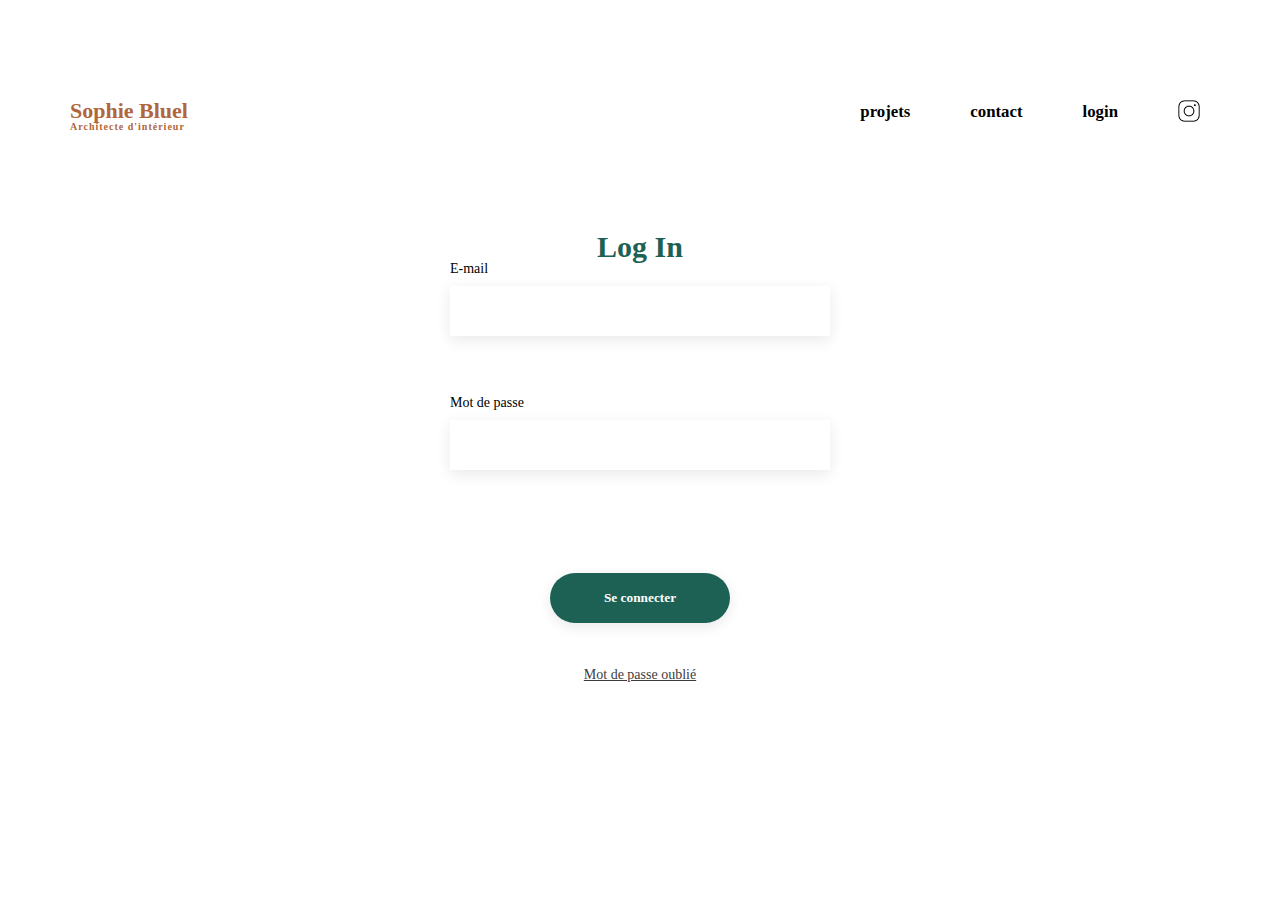
<file: login.html>
<!DOCTYPE html>
<html lang="fr">
<head>
    <meta charset="UTF-8">
    <title>Sophie Bluel - Login</title>
    <link rel="stylesheet" href="./assets/style.css">
</head>
<body>
    <header>
        <h1>Sophie Bluel <span>Architecte d'intérieur</span></h1>
        <nav>
            <ul>
                <li><a href="index.html">projets</a></li>
                <li>contact</li>
                <li><b>login</b></li>
                <li><img src="./assets/icons/instagram.png" alt="Instagram"></li>
            </ul>
        </nav>
    </header>

    <main id="login-container">
        <h2>Log In</h2>
        <form id="login-form">
            <div class="input-wrapper">
                <label for="email">E-mail</label>
                <input type="email" name="email" id="email" required>
            </div>
            <div class="input-wrapper">
                <label for="password">Mot de passe</label>
                <input type="password" name="password" id="password" required>
            </div>
            
            <p id="error-message"></p> 

            <input type="submit" value="Se connecter" id="btn-login">
            <a href="#" class="forgot-pass">Mot de passe oublié</a>
        </form>
    </main>

    <script src="login.js"></script>
</body>
</html>
</file>
<file: assets/style.css>
/* http://meyerweb.com/eric/tools/css/reset/
   v2.0 | 20110126
   License: none (public domain)
*/

html, body, div, span, applet, object, iframe,
h1, h2, h3, h4, h5, h6, p, blockquote, pre,
a, abbr, acronym, address, big, cite, code,
del, dfn, em, img, ins, kbd, q, s, samp,
small, strike, strong, sub, sup, tt, var,
b, u, i, center,
dl, dt, dd, ol, ul, li,
fieldset, form, label, legend,
table, caption, tbody, tfoot, thead, tr, th, td,
article, aside, canvas, details, embed,
figure, figcaption, footer, header, hgroup,
menu, nav, output, ruby, section, summary,
time, mark, audio, video {
	margin: 0;
	padding: 0;
	border: 0;
	font-size: 100%;
	font: inherit;
	vertical-align: baseline;
}
/* HTML5 display-role reset for older browsers */
article, aside, details, figcaption, figure,
footer, header, hgroup, menu, nav, section {
	display: block;
}
body {
	line-height: 1;
}
ol, ul {
	list-style: none;
}
blockquote, q {
	quotes: none;
}
blockquote:before, blockquote:after,
q:before, q:after {
	content: '';
	content: none;
}
table {
	border-collapse: collapse;
	border-spacing: 0;
}
.admin-bar {
    display: none; 
    background-color: black;
    color: white;
    height: 50px;
    width: 100%;
    position: absolute; 
    top: 0;
    left: 0;
    z-index: 1000;
    justify-content: center;
    align-items: center;
    gap: 15px;
}
.admin-only, .admin-bar, .js-modal {
    display: none;
}

.admin-banner {
    width: 100%;
    height: 59px;
    background-color: black;
    color: white;
    display: flex;
    justify-content: center;
    align-items: center;
    gap: 10px;
    position: fixed;
    top: 0;
    left: 0;
}
body.admin-mode {
    margin-top: 59px;
}
body {
	max-width: 1140px;
	margin:auto;
	font-family: 'Work Sans' ;
	font-size: 14px;
	padding-top: 50px;
}
header {
	display: flex;
	justify-content: space-between;
	margin: 50px 0
}
.admin-bar p {
    font-size: 14px;
    margin: 0;
}
section {
	margin: 50px 0
}

h1{
	display: flex;
	flex-direction: column;
	font-family: 'Syne';
	font-size: 22px;
	font-weight: 800;
	color: #B1663C
}

h1 > span {
	font-family: 'Work Sans';
	font-size:10px;
	letter-spacing: 0.1em;
;
}

h2{
	font-family: 'Syne';
	font-weight: 700;
	font-size: 30px;
	color: #1D6154
}
nav ul {
	display: flex;
	align-items: center;
	list-style-type: none;
    gap: 40px

}
nav li {
	padding: 0 10px;
	font-size: 1.2em;
    font-weight: 700;
    cursor: pointer;
}

li:hover {
	color: #B1663C;
}
nav a {
    text-decoration: none;
    color: inherit;
}
nav img {
    width: 22px;        
    height: 22px;
}
nav li img {
    vertical-align: middle;
    margin-bottom: 2px;
}
#login-main-container {
    width: 379px;
    margin: 150px auto; 
    display: flex;
    flex-direction: column;
}
#login-main-container h2 {
    text-align: center;
    margin-bottom: 35px; 
    font-family: 'Syne';
    font-weight: 700;
    font-size: 30px;
    color: #1D6154;
}
#login-container {
   width: 379px;
    margin: 150px auto;
}  

#login-form label {
    margin-bottom: 10px;
}
.input-wrapper {
    display: flex;
    flex-direction: column;
    margin-bottom: 30px;
}

.input-wrapper label {
    margin-bottom: 10px;
}
#login-container {
    width: 380px !important;   
    margin: 100px auto !important; 
    display: flex;
    flex-direction: column;
    align-items: center;
}
login-form input {
    width: 100%;           
    box-sizing: border-box; 
    height: 50px;
    border: none;
    box-shadow: 0px 4px 14px rgba(0, 0, 0, 0.09);
    margin-bottom: 30px;
    padding: 0 15px;
}

#login-form {
    width: 100%;
    display: flex;
    flex-direction: column;
}

#login-form label {
    margin-bottom: 10px;
    font-family: 'Work Sans';
}

#login-form input {
    height: 50px;
    width: 100%;  
    box-sizing: border-box;  
    border: none;
    box-shadow: 0px 4px 14px rgba(0, 0, 0, 0.09);
    margin-bottom: 30px;
}

#btn-login {
    background-color: #1D6154;
    color: white;
    font-family: 'Syne';
    font-weight: 700;
    width: 180px !important;
    height: 38px;
    margin: 10px auto;
    border: none;
    border-radius: 60px;
    cursor: pointer;
}
#login-container a {
    text-align: center;
    color: #3D3D3D;
    margin-top: 15px;
}
.forgot-pass {
    color: #3D3D3D;
    text-align: center;
    margin-top: 10px;
    font-size: 14px;
}
#introduction {
	display: flex;
	align-items: center;
}
#introduction figure {
	flex: 1
}
#introduction img {
	display: block;
	margin: auto;
	width: 80%;
}

#introduction article {
	flex: 1
}
#introduction h2 {
	margin-bottom: 1em;
}

#introduction p {
	margin-bottom: 0.5em;
}
#portfolio h2 {
	text-align: center;
	margin-bottom: 1em;
}
.projects-title-container {
    display: flex;
    align-items: center;
    justify-content: center; 
    gap: 20px; 
    margin-bottom: 30px;
    margin: auto;
}
.portfolio-header {
    display: flex;
    justify-content: center;
    align-items: baseline;
    gap: 30px;            
}
#modifier {
   font-weight: 400;
    font-size: 14px;
    color: black;
    text-decoration: none;
    display: flex;
    align-items: center;
    gap: 10px;
}
.portfolio-title h2 {
    margin: 0;
}
.js-modal {
    display: none; 
    color: black;
    text-decoration: none;
    font-size: 14px;
    margin-left: 20px;
    cursor: pointer;
}

.js-modal i {
    margin-right: 5px;
}
.modal {
   position: fixed;
    display: none; 
    align-items: center;
    justify-content: center;
    top: 0; left: 0;
    width: 100%; height: 100%;
    background: rgba(0, 0, 0, 0.3);
    z-index: 2000;
}
.modal-navigation {
    display: flex;
    justify-content: space-between;
    width: 100%;
    padding: 20px;
    position: absolute;
    top: 0;
    left: 0;
    box-sizing: border-box;
}
#form-add-photo {
    display: flex;
    flex-direction: column;
    align-items: center; 
    width: 100%;
}
.filters {
    display: flex;
    justify-content: center;
    gap: 10px;
    margin: 5px 0 25px 0;
}
.filters button {
    background-color: white;
    color: #1D6154; 
    border: 1px solid #1D6154;
    border-radius: 60px; 
    padding: 10px 20px;
    font-family: 'Syne';
    font-weight: 700;
    cursor: pointer;
    transition: all 0.3s;
}
.filters button:hover {
    background-color: #1D6154;
    color: white;
}
.filters button.filter-active {
    background-color: #1D6154 !important;
    color: white !important;
}
.filters button.active, .filters button:hover {
    background-color: #1D6154;
    color: white;
}
filters button.filter-active {
    background-color: #1D6154;
    color: white;
}
.input-group {
    width: 100%; 
    display: flex;
    flex-direction: column;
}
#modal-gallery-view h3, #modal-add-view h3 {
    display: block !important;
    color: #000000 !important;
    text-align: center;
    margin-bottom: 30px;
    font-size: 26px;
    width: 100%;
}
.modal-gallery {
  display: grid;
    grid-template-columns: repeat(5, 1fr); 
    gap: 8px; 
    width: 100%;
    margin-top: 30px;
    padding-bottom: 20px;
    border-bottom: 1px solid #B3B3B3; 
    margin-bottom: 30px;
}
.modal-gallery figure img {
    width: 100%;       
    height: 90px;     
    object-fit: cover; 
}
modal-gallery figure {
    width: 100%;
    margin: 0;
    position: relative;
}
.modal-gallery img {
   width: 100%;
    height: 100px; 
    object-fit: cover;
    aspect-ratio: 3/4
}
.modal-item {
    position: relative;
}
.js-modal-back, .js-modal-close {
    position: absolute;
    top: 25px;
    background: none;
    border: none;
    font-size: 20px;
    color: black;
    cursor: pointer;
    z-index: 10;
}
.js-modal-back {
    left: 25px;
}
.js-modal-close {
    right: 25px;
}
.modal-header {
    display: flex;
    justify-content: space-between;
    width: 100%;
    position: absolute; 
    top: 20px;
    left: 0;
    padding: 0 20px;
    box-sizing: border-box;
}
#modal-add-view h3, #modal-gallery-view h3 {
    text-align: center;
    margin-bottom: 30px;
    font-family: 'Work Sans';
    font-size: 26px;
}

#form-add-photo {
    display: flex;
    flex-direction: column;
    width: 100%;
    align-items: stretch; 
}

.btn-validate, .btn-disabled, .btn-active {
    width: 237px;
    margin: 20px auto; 
    display: block;
}
#btn-validate {
  display: block;
    width: 237px;  
    height: 36px;    
    margin:  auto; 
    border: none;
    border-radius: 60px; 
    background-color: #A7A7A7; 
    color: white;
    font-family: 'Syne';
    font-weight: 700;
    cursor: not-allowed;
}
#btn-validate.active {
    background-color: #1D6154;
    cursor: pointer;
}
.modal-item img {
  width: 100%;       
    height: 100px;    
    object-fit: cover;
}
.modal-wrapper {
    background-color: #FFFFFF !important;
    width: 630px; 
    min-height: 400px;
    padding: 60px 30px; 
    border-radius: 10px;
    display: flex;
    flex-direction: column;
    position: relative; 
    box-sizing: border-box;
}


#btn-add-photo{
    display: block;    
    margin: 0 auto;      
    background-color: #1D6154;
    color: white;
    border: none;
    padding: 10px 40px;
    border-radius: 20px;
    cursor: pointer;
    font-family: 'Syne';
    font-weight: 700;
}


.modal-separator {
    width: 100%;
    margin: 40px 0 30px 0; 
}
.modal-item .fa-trash-can {
    position: absolute;
    top: 5px;
    right: 5px;
    background-color: black;
    color: white;
    font-size: 9px;
    padding: 4px;
    border-radius: 2px;
    cursor: pointer;
}
.modal-item img {
    width: 100%;
    display: block;
}
.drop-zone {
  background-color: #E8F1F6;
    border-radius: 3px;
    width: 100%; 
    height: 170px;
    display: flex;
    flex-direction: column;
    align-items: center;
    justify-content: center;
    margin-bottom: 10px;
}
#file{display: none;}

.drop-zone i {
    font-size: 60px;
    color: #B9C5CC;
    margin-bottom: 10px;
}
.btn-file {
    background-color: #CBD6DC;
    color: #306685;
    padding: 10px 33px;
    border-radius: 50px;
    cursor: pointer;
    font-weight: 700;
}
.drop-zone p {
    font-size: 10px;
    color: #444444;
    margin-top: 7px;
}
.input-group {
    display: flex;
    flex-direction: column;
    text-align: left;
    width: 100%;
    margin-bottom: 20px;
}

.input-group label { margin-bottom: 10px; }

.input-group input, .input-group select {
    border: none;
    box-shadow: 0px 4px 14px rgba(0, 0, 0, 0.09);
    padding: 15px;
}
btn-main {
    width: 237px; 
    margin: 20px auto;
    display: block;
}
.btn-disabled {
    background-color: #A7A7A7; 
    color: white;
    border: none;
    padding: 10px 60px;
    border-radius: 60px;
    cursor: not-allowed;
}

.btn-active {
    background-color: #1D6154; 
    cursor: pointer;
}
.gallery {
	width: 100%;
	display: grid;
	grid-template-columns: 1fr 1fr 1fr;
	grid-column-gap: 10px;
	grid-row-gap: 20px;
}

.gallery img {
	width: 100%;

}
#contact {
	width: 50%;
margin: auto;
}
#contact > * {
	text-align: center;

}
#contact h2{
	margin-bottom: 20px;
}
#contact form {
	text-align: left;
	margin-top:30px;
	display: flex;
	flex-direction: column;
}

#contact input {
	height: 50px;
	font-size: 1.2em;
	border: none;
	box-shadow: 0px 4px 14px rgba(0, 0, 0, 0.09);
}
#contact label {
	margin: 2em 0 1em 0;
}
#contact textarea {
	border: none;
	box-shadow: 0px 4px 14px rgba(0, 0, 0, 0.09);
}

input[type="submit"]{
	font-family: 'Syne';
	font-weight: 700;
	color: white;
	background-color: #1D6154;
	margin : 2em auto ;
	width: 180px;
	text-align: center;
	border-radius: 60px ;
}

footer nav ul {
	display: flex;
	justify-content: flex-end;
	margin: 2em
}
#error-message {
    font-family: 'Work Sans';
    font-size: 14px;
    font-weight: bold;
    color: red;
    text-align: center;
    margin-bottom: 15px;
    min-height: 18px; 
}
</file>
